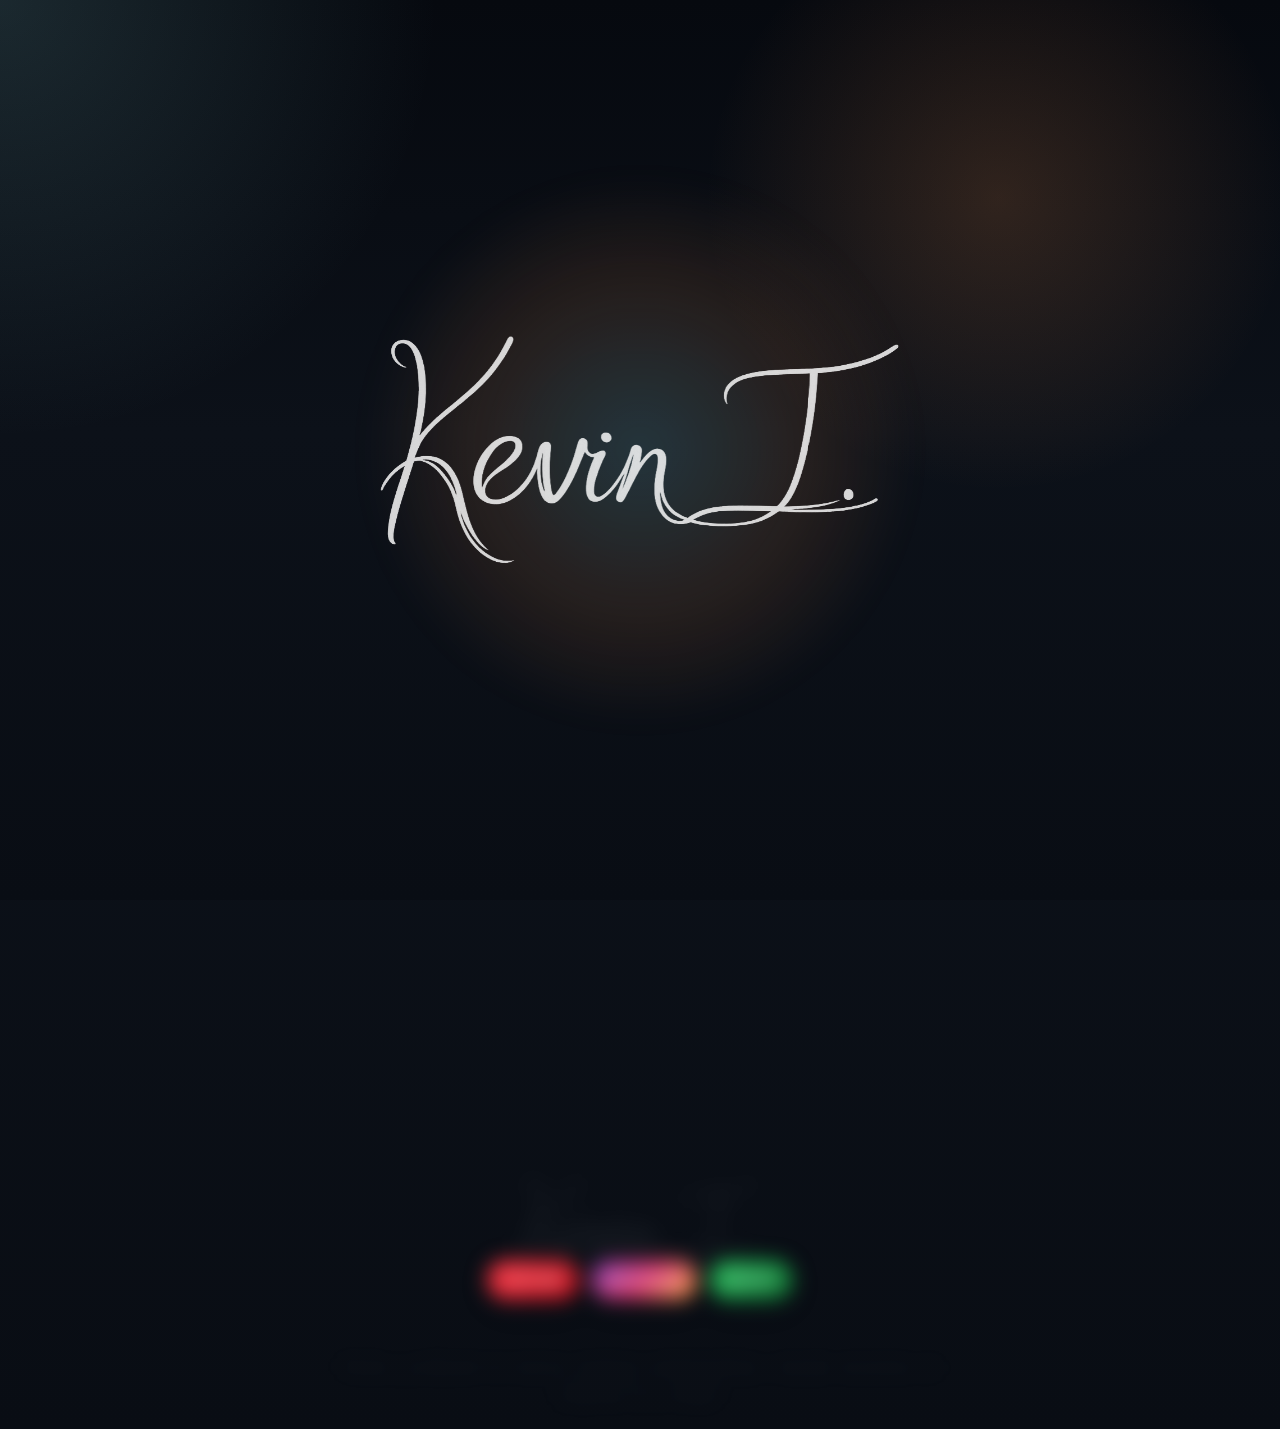
<file: index.html>
<!DOCTYPE html>
<html lang="es">
  <head>
    <meta charset="UTF-8" />
    <meta name="viewport" content="width=device-width, initial-scale=1.0" />
    <title>Kevin Isaac</title>
    <meta
      name="description"
      content="Página oficial de Kevin Isaac, artista y productor de música cristiana contemporánea."
    />
    <link rel="preconnect" href="https://fonts.googleapis.com" />
    <link rel="preconnect" href="https://fonts.gstatic.com" crossorigin />
    <link
      href="https://fonts.googleapis.com/css2?family=Playwrite+GB+S:wght@100..400&display=swap"
      rel="stylesheet"
    />
    <link rel="stylesheet" href="styles.css" />
  </head>
  <script>
  document.addEventListener("mousemove", (e) => {
    const x = (window.innerWidth / 2 - e.clientX) / 25;
    const y = (window.innerHeight / 2 - e.clientY) / 25;

    document.querySelector(".hero-copy").style.transform =
      `translate(${x}px, ${y}px)`;

    document.querySelector(".hero-portrait").style.transform =
     `translate(${x * -1}px, ${y * -1}px)`;
    });
  </script>
  <canvas id="particles"></canvas>
  <body class="is-loading">
    <div class="page-intro" aria-hidden="true">
      <div class="page-intro-glow"></div>
      <img class="page-intro-logo" src="KevinILogo.png" alt="" />
    </div>
    <div class="page-shell">
      <header class="hero" id="top">
        <nav class="topbar">
          <a class="brand">
            <img class="brand-pfp" src="PFP.jpg" alt="Foto de perfil de Kevin Isaac" />
            <span>Kevin Isaac</span>
          </a>
          <div class="nav-links">
            <a class="service-link songs-button" href="canciones.html">Canciones</a>
            <a href="mailto:KevinIsaac.music@gmail.com">Contacto</a>
          </div>
        </nav>

        <div class="hero-layout">
          <section class="hero-copy">
            <p class="eyebrow">Artista • Productor Musical • Músico</p>

            <h1>Alabanzas Cristianas de Adoración, al único Dios</h1>
            <p class="hero-text">
              Kevin Isaac, un adolescente, artista que crea canciones dirigidas a la exaltación al único Dios, creador y merecedor de toda la gloria
            </p>
            <div class="social-links" aria-label="Enlaces del artista">
              <a class="service-link youtube" href="https://www.youtube.com/@Kevin_Isa" target="_blank" rel="noreferrer">YouTube</a>
              <a class="service-link instagram" href="https://www.instagram.com/kevinisaac.music/" target="_blank" rel="noreferrer">Instagram</a>
              <a class="service-link spotify" href="https://open.spotify.com/artist/6U7taWeuSr1JxiaJQ3qvFy" target="_blank" rel="noreferrer">Spotify</a>
              <a class="service-link amazon" href="https://music.amazon.com.mx/artists/B0GXMH5B56/kevin-isaac" target="_blank" rel="noreferrer">Amazon Music</a>
              <a class="service-link apple" href="https://music.apple.com/mx/artist/kevin-isaac/1892726128?l=en-GB" target="_blank" rel="noreferrer">Apple Music</a>
            </div>
          </section>

          <aside class="hero-portrait">
            <div class="portrait-frame">
              <img src="PFP2.jpg" alt="Retrato de Kevin Isaac" />
            </div>
          </aside>
        </div>
      </header>

      <main>
        <section class="about-section" id="about">
          <div class="section-heading">
            <h2>Sobre mí</h2>
          </div>

          <div class="about-layout">
            <div class="about-copy">
              <p>
                Soy Kevin Isaac G.C., artista, productor musical y músico. Mi inspiración
                viene de Dios, y mi deseo es crear música que acompañe, levante y recuerde su verdad.
                Dios merece toda adoración, y en cada canto que he compuesto, lleva la exaltación a Él
              </p>
              <p>
                Entre el estudio y la composición, busco canciones honestas, con alma
                y belleza, que conecten a personas en momentos reales, con Dios
              </p>
              <p>
                Hay una historia detrás de todas estas canciones, y cómo comencé a crear música. Pero aún no he publicado mi historia...
              </p>
            </div>
          </div>
        </section>
      </main>

      <footer class="footer" id="contact">
        <img class="footer-logo" src="KevinILogo.png" alt="Logo de Kevin Isaac" />
        <div class="footer-links" aria-label="Redes y plataformas">
          <a class="service-link youtube" href="https://www.youtube.com/@Kevin_Isa" target="_blank" rel="noreferrer">YouTube</a>
          <a class="service-link instagram" href="https://www.instagram.com/kevin_isa.2010/" target="_blank" rel="noreferrer">Instagram</a>
          <a
            class="service-link spotify"
            href="https://open.spotify.com/artist/6U7taWeuSr1JxiaJQ3qvFy"
            target="_blank"
            rel="noreferrer"
          >
            Spotify
          </a>
        </div>
        <p class="footer-text">
          Artista y productor de música cristiana contemporánea, creando canciones con propósito, fe y verdad.
        </p>
      </footer>
    </div>
    <script>
      window.addEventListener("load", () => {
        window.setTimeout(() => {
          window.requestAnimationFrame(() => {
            document.body.classList.remove("is-loading");
          });
        }, 2200);
      });
    </script>
    <script>
const elements = document.querySelectorAll(
  ".hero-copy, .hero-portrait, .about-section, .footer"
);

const observer = new IntersectionObserver((entries) => {
  entries.forEach((entry) => {
    if (entry.isIntersecting) {
      entry.target.classList.add("show");
    }
  });
}, { threshold: 0.2 });

elements.forEach((el) => {
  el.classList.add("hidden");
  observer.observe(el);
});
</script>
<script>
const canvas = document.getElementById("particles");
const ctx = canvas.getContext("2d");

canvas.width = window.innerWidth;
canvas.height = window.innerHeight;

let particlesArray = [];
let mouse = {
  x: null,
  y: null
};

// COLOR CONTROL (changes on scroll)
let scrollFactor = 0;

window.addEventListener("scroll", () => {
  scrollFactor = window.scrollY / window.innerHeight;
});

class Particle {
  constructor() {
    this.x = Math.random() * canvas.width;
    this.y = Math.random() * canvas.height;
    this.size = Math.random() * 2 + 0.5;
    this.baseX = this.x;
    this.baseY = this.y;
    this.density = Math.random() * 40 + 5;
    this.speedX = Math.random() * 0.3 - 0.15;
    this.speedY = Math.random() * 0.3 - 0.15;
  }

  update() {
    // FLOATING MOTION
    this.x += this.speedX;
    this.y += this.speedY;

    // SCREEN WRAP
    if (this.x < 0) this.x = canvas.width;
    if (this.x > canvas.width) this.x = 0;
    if (this.y < 0) this.y = canvas.height;
    if (this.y > canvas.height) this.y = 0;
  }

  draw() {
    // COLOR BASED ON SCROLL
    let r = 229 - scrollFactor * 100;
    let g = 138 + scrollFactor * 50;
    let b = 73 + scrollFactor * 120;

    ctx.fillStyle = `rgba(${r}, ${g}, ${b}, 0.7)`;

    ctx.beginPath();
    ctx.arc(this.x, this.y, this.size, 0, Math.PI * 2);
    ctx.fill();
  }
}

function init() {
  particlesArray = [];
  for (let i = 0; i < 90; i++) {
    particlesArray.push(new Particle());
  }
}

function animate() {
  ctx.clearRect(0, 0, canvas.width, canvas.height);

  particlesArray.forEach((p) => {
    p.update();
    p.draw();
  });

  requestAnimationFrame(animate);
}

init();
animate();

window.addEventListener("resize", () => {
  canvas.width = window.innerWidth;
  canvas.height = window.innerHeight;
  init();
});
</script>
<script>
const blurElements = document.querySelectorAll(
  ".hero-copy, .hero-portrait, .about-section, .footer, img, h1, h2, p"
);

const blurObserver = new IntersectionObserver((entries) => {
  entries.forEach((entry) => {
    if (entry.isIntersecting) {
      entry.target.classList.add("in-view");
      entry.target.classList.remove("blur-out");
    } else {
      entry.target.classList.add("blur-out");
      entry.target.classList.remove("in-view");
    }
  });
}, {
  threshold: 0.3
});

blurElements.forEach((el) => {
  el.classList.add("blur-out");
  blurObserver.observe(el);
});
</script>
  </body>
</html>
</file>
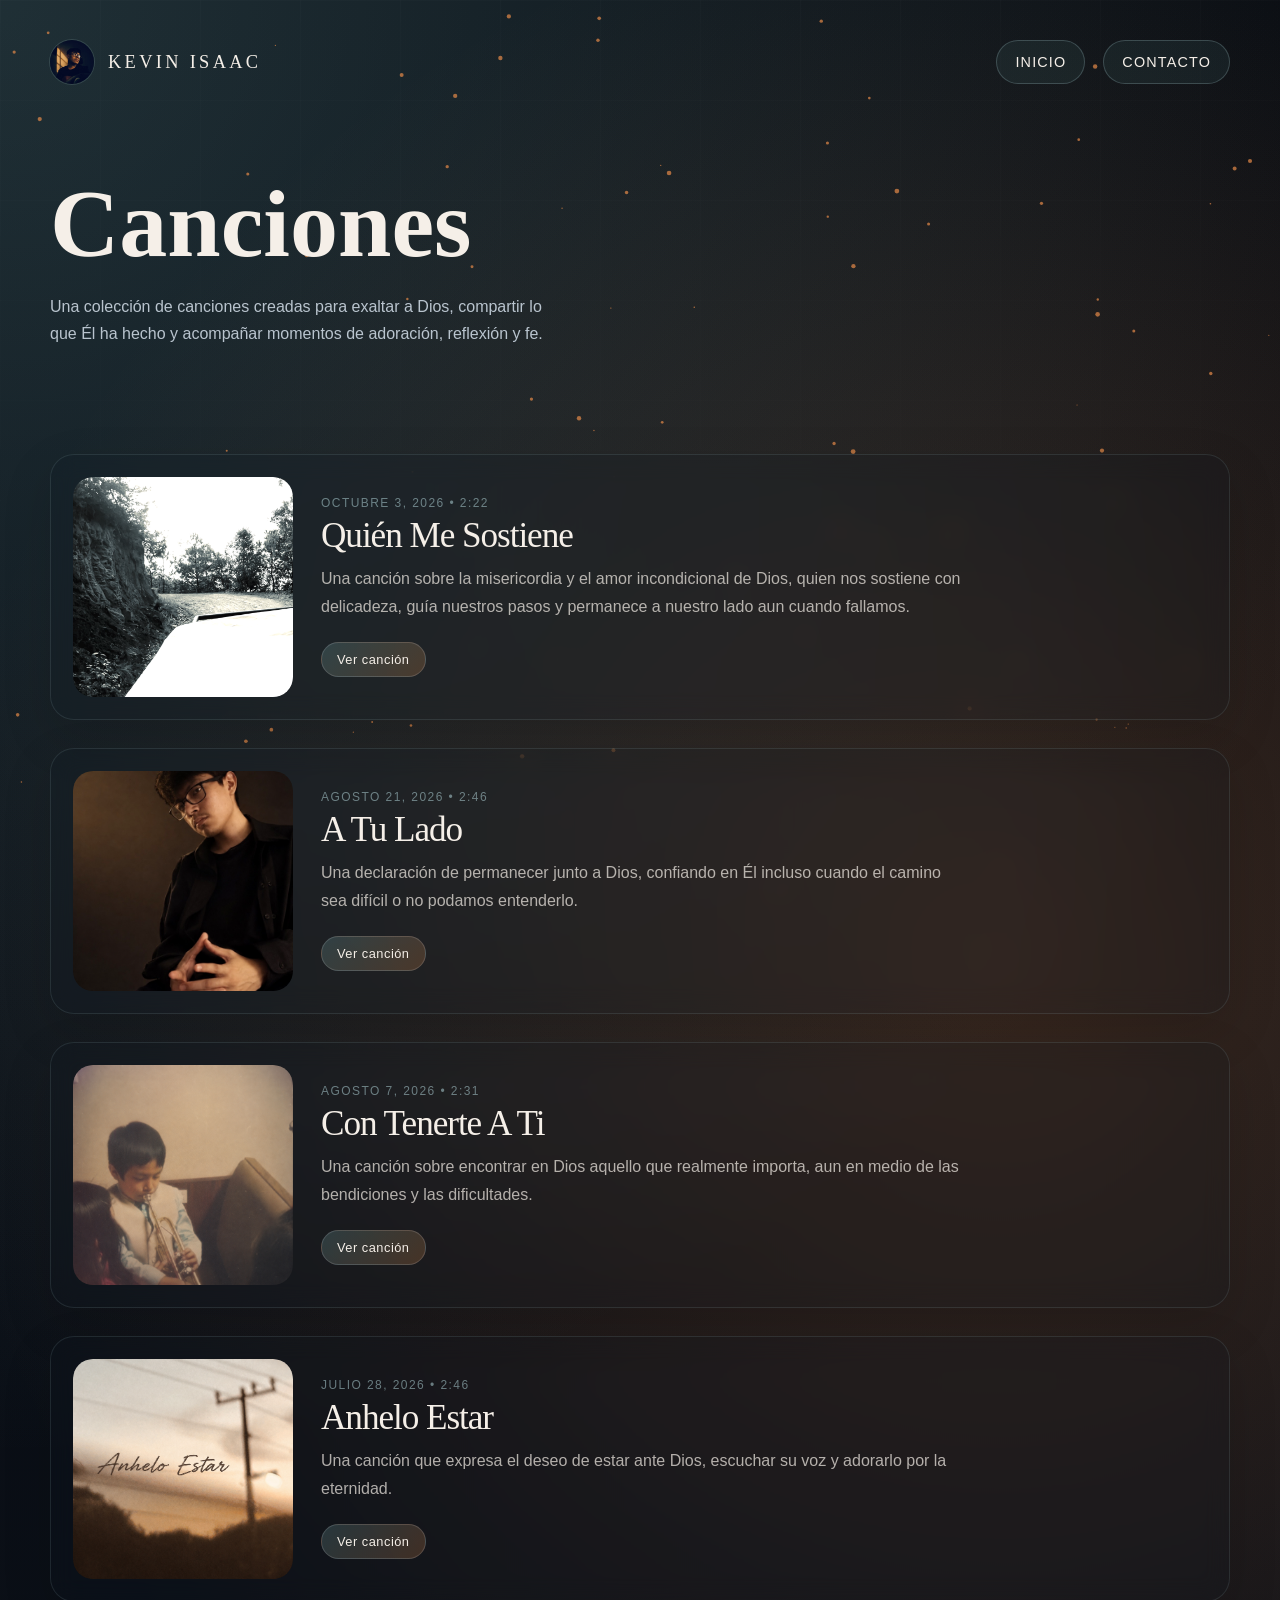
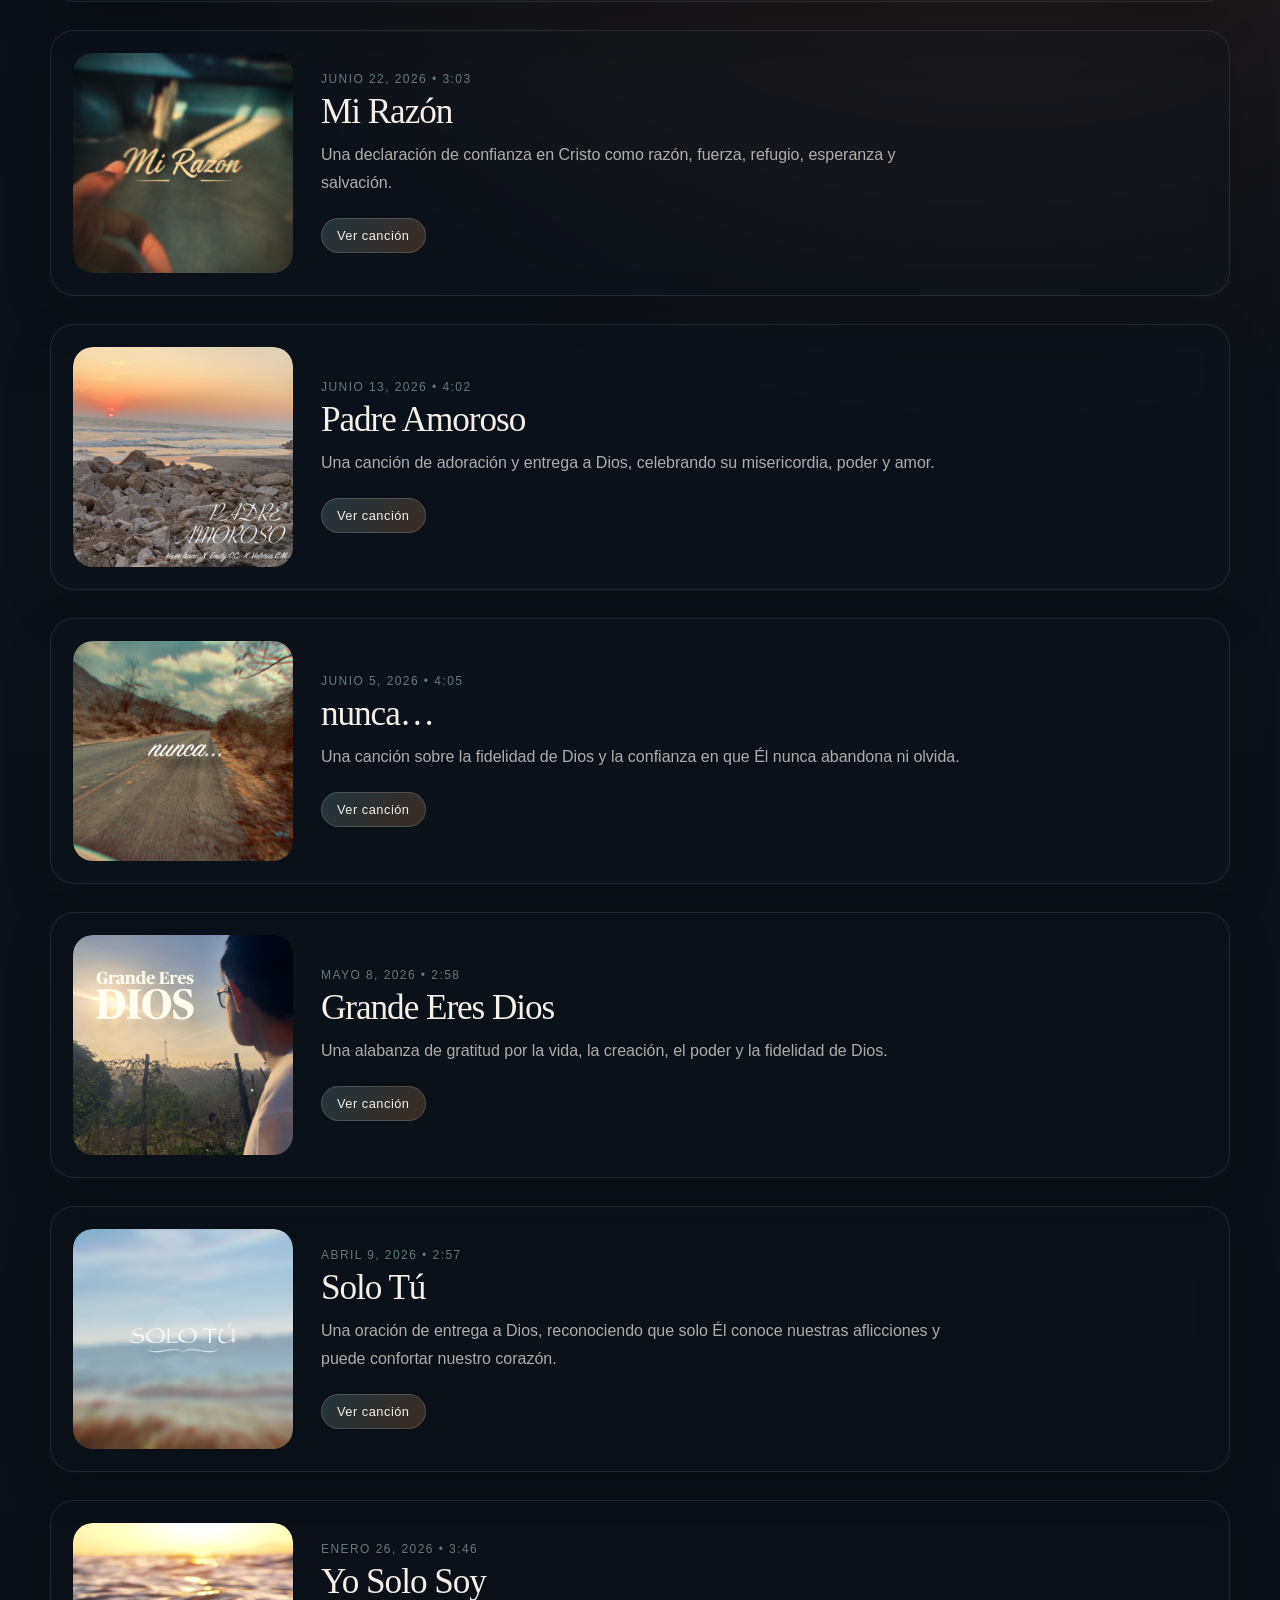
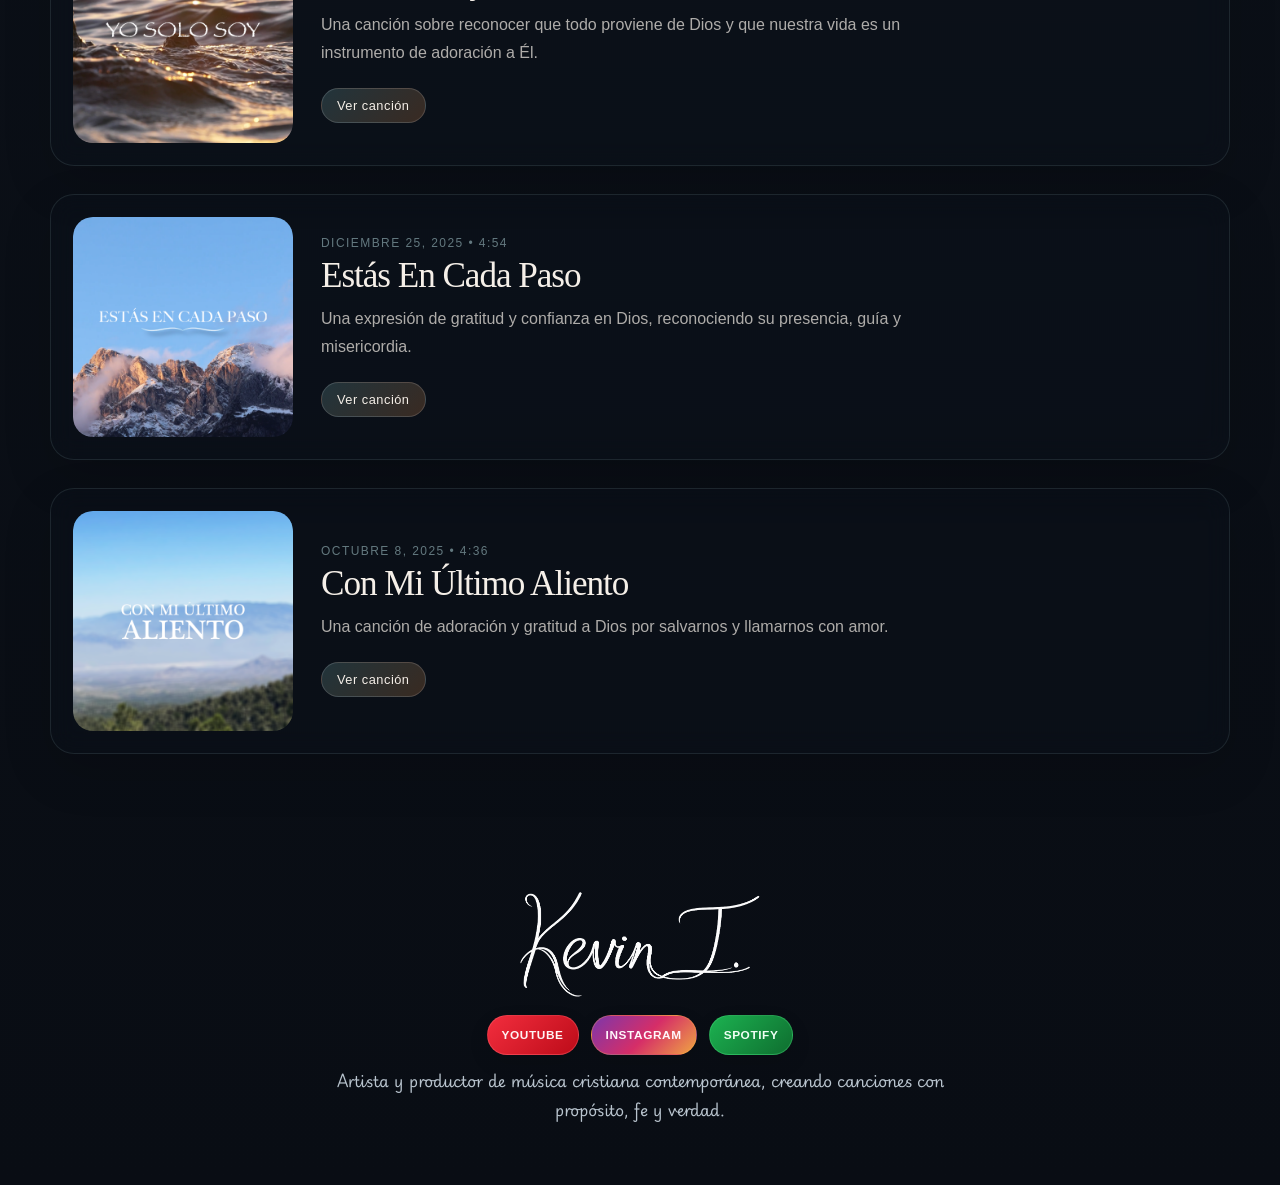
<file: canciones.html>
<!DOCTYPE html>
<html lang="es">
  <head>
    <meta charset="UTF-8" />
    <meta name="viewport" content="width=device-width, initial-scale=1.0" />

    <title>Canciones • Kevin Isaac</title>

    <meta
      name="description"
      content="Canciones de Kevin Isaac, artista y productor de música cristiana contemporánea."
    />

    <link rel="preconnect" href="https://fonts.googleapis.com" />
    <link rel="preconnect" href="https://fonts.gstatic.com" crossorigin />

    <link
      href="https://fonts.googleapis.com/css2?family=Playwrite+GB+S:wght@100..400&display=swap"
      rel="stylesheet"
    />

    <link rel="stylesheet" href="styles.css" />
  </head>

  <body class="is-loading">

    <canvas id="particles"></canvas>

    <div class="page-intro songs-page-intro" aria-hidden="true">
      <div class="page-intro-glow"></div>

      <img
        class="page-intro-logo"
        src="KevinILogo.png"
        alt=""
      />
    </div>

    <div class="page-shell">

      <!-- NAVBAR -->
      <header class="songs-header">

        <nav class="topbar">

          <a class="brand" href="index.html">
            <img
              class="brand-pfp"
              src="PFP.jpg"
              alt="Foto de perfil de Kevin Isaac"
            />

            <span>Kevin Isaac</span>
          </a>

          <div class="nav-links">
            <a href="index.html">Inicio</a>

            <a href="mailto:KevinIsaac.music@gmail.com">
              Contacto
            </a>
          </div>

        </nav>


        <!-- TITULO -->
        <div class="songs-heading">

          <h1>
            Canciones
          </h1>

          <p>
            Una colección de canciones creadas para exaltar a Dios,
            compartir lo que Él ha hecho y acompañar momentos de
            adoración, reflexión y fe.
          </p>

        </div>

      </header>


      <!-- LISTA DE CANCIONES -->
      <main>

        <section class="songs-section" id="songs">

          <div class="songs-list">

            <!-- 12. QUIÉN ME SOSTIENE -->
            <a
              class="song-card"
              href="cancion.html?song=quien-me-sostiene"
            >

              <div class="song-cover">
                <img
                  src="SongCovers/QMS.png"
                  alt="Portada de Quién Me Sostiene"
                  loading="lazy"
                />
              </div>

              <div class="song-info">

                <p class="release-kicker">
                  Octubre 3, 2026 • 2:22
                </p>

                <h2>
                  Quién Me Sostiene
                </h2>

                <p>
                  Una canción sobre la misericordia y el amor incondicional
                  de Dios, quien nos sostiene con delicadeza, guía nuestros
                  pasos y permanece a nuestro lado aun cuando fallamos.
                </p>

                <div class="song-actions">
                  <span class="songs-button">
                    Ver canción
                  </span>
                </div>

              </div>

            </a>

            <!-- 1. A TU LADO -->
            <a
              class="song-card"
              href="cancion.html?song=a-tu-lado"
            >

              <div class="song-cover">
                <img
                  src="SongCovers/ATL.png"
                  alt="Portada de A Tu Lado"
                  loading="lazy"
                />
              </div>

              <div class="song-info">

                <p class="release-kicker">
                  Agosto 21, 2026 • 2:46
                </p>

                <h2>
                  A Tu Lado
                </h2>

                <p>
                  Una declaración de permanecer junto a Dios,
                  confiando en Él incluso cuando el camino sea
                  difícil o no podamos entenderlo.
                </p>

                <div class="song-actions">
                  <span class="songs-button">
                    Ver canción
                  </span>
                </div>

              </div>

            </a>


            <!-- 2. CON TENERTE A TI -->
            <a
              class="song-card"
              href="cancion.html?song=con-tenerte-a-ti"
            >

              <div class="song-cover">
                <img
                  src="SongCovers/CTAT.png"
                  alt="Portada de Con Tenerte A Ti"
                  loading="lazy"
                />
              </div>

              <div class="song-info">

                <p class="release-kicker">
                  Agosto 7, 2026 • 2:31
                </p>

                <h2>
                  Con Tenerte A Ti
                </h2>

                <p>
                  Una canción sobre encontrar en Dios aquello que
                  realmente importa, aun en medio de las bendiciones
                  y las dificultades.
                </p>

                <div class="song-actions">
                  <span class="songs-button">
                    Ver canción
                  </span>
                </div>

              </div>

            </a>


            <!-- 3. ANHELO ESTAR -->
            <a
              class="song-card"
              href="cancion.html?song=anhelo-estar"
            >

              <div class="song-cover">
                <img
                  src="SongCovers/AE.png"
                  alt="Portada de Anhelo Estar"
                  loading="lazy"
                />
              </div>

              <div class="song-info">

                <p class="release-kicker">
                  Julio 28, 2026 • 2:46
                </p>

                <h2>
                  Anhelo Estar
                </h2>

                <p>
                  Una canción que expresa el deseo de estar ante
                  Dios, escuchar su voz y adorarlo por la eternidad.
                </p>

                <div class="song-actions">
                  <span class="songs-button">
                    Ver canción
                  </span>
                </div>

              </div>

            </a>


            <!-- 4. MI RAZÓN -->
            <a
              class="song-card"
              href="cancion.html?song=mi-razon"
            >

              <div class="song-cover">
                <img
                  src="SongCovers/MR.jpg"
                  alt="Portada de Mi Razón"
                  loading="lazy"
                />
              </div>

              <div class="song-info">

                <p class="release-kicker">
                  Junio 22, 2026 • 3:03
                </p>

                <h2>
                  Mi Razón
                </h2>

                <p>
                  Una declaración de confianza en Cristo como
                  razón, fuerza, refugio, esperanza y salvación.
                </p>

                <div class="song-actions">
                  <span class="songs-button">
                    Ver canción
                  </span>
                </div>

              </div>

            </a>


            <!-- 5. PADRE AMOROSO -->
            <a
              class="song-card"
              href="cancion.html?song=padre-amoroso"
            >

              <div class="song-cover">
                <img
                  src="SongCovers/PA.png"
                  alt="Portada de Padre Amoroso"
                  loading="lazy"
                />
              </div>

              <div class="song-info">

                <p class="release-kicker">
                  Junio 13, 2026 • 4:02
                </p>

                <h2>
                  Padre Amoroso
                </h2>

                <p>
                  Una canción de adoración y entrega a Dios,
                  celebrando su misericordia, poder y amor.
                </p>

                <div class="song-actions">
                  <span class="songs-button">
                    Ver canción
                  </span>
                </div>

              </div>

            </a>


            <!-- 6. NUNCA... -->
            <a
              class="song-card"
              href="cancion.html?song=nunca"
            >

              <div class="song-cover">
                <img
                  src="SongCovers/N.png"
                  alt="Portada de nunca..."
                  loading="lazy"
                />
              </div>

              <div class="song-info">

                <p class="release-kicker">
                  Junio 5, 2026 • 4:05
                </p>

                <h2>
                  nunca…
                </h2>

                <p>
                  Una canción sobre la fidelidad de Dios y la
                  confianza en que Él nunca abandona ni olvida.
                </p>

                <div class="song-actions">
                  <span class="songs-button">
                    Ver canción
                  </span>
                </div>

              </div>

            </a>


            <!-- 7. GRANDE ERES DIOS -->
            <a
              class="song-card"
              href="cancion.html?song=grande-eres-dios"
            >

              <div class="song-cover">
                <img
                  src="SongCovers/GED.png"
                  alt="Portada de Grande Eres Dios"
                  loading="lazy"
                />
              </div>

              <div class="song-info">

                <p class="release-kicker">
                  Mayo 8, 2026 • 2:58
                </p>

                <h2>
                  Grande Eres Dios
                </h2>

                <p>
                  Una alabanza de gratitud por la vida, la creación,
                  el poder y la fidelidad de Dios.
                </p>

                <div class="song-actions">
                  <span class="songs-button">
                    Ver canción
                  </span>
                </div>

              </div>

            </a>


            <!-- 8. SOLO TÚ -->
            <a
              class="song-card"
              href="cancion.html?song=solo-tu"
            >

              <div class="song-cover">
                <img
                  src="SongCovers/ST.png"
                  alt="Portada de Solo Tú"
                  loading="lazy"
                />
              </div>

              <div class="song-info">

                <p class="release-kicker">
                  Abril 9, 2026 • 2:57
                </p>

                <h2>
                  Solo Tú
                </h2>

                <p>
                  Una oración de entrega a Dios, reconociendo que
                  solo Él conoce nuestras aflicciones y puede
                  confortar nuestro corazón.
                </p>

                <div class="song-actions">
                  <span class="songs-button">
                    Ver canción
                  </span>
                </div>

              </div>

            </a>


            <!-- 9. YO SOLO SOY -->
            <a
              class="song-card"
              href="cancion.html?song=yo-solo-soy"
            >

              <div class="song-cover">
                <img
                  src="SongCovers/YSS.png"
                  alt="Portada de Yo Solo Soy"
                  loading="lazy"
                />
              </div>

              <div class="song-info">

                <p class="release-kicker">
                  Enero 26, 2026 • 3:46
                </p>

                <h2>
                  Yo Solo Soy
                </h2>

                <p>
                  Una canción sobre reconocer que todo proviene de
                  Dios y que nuestra vida es un instrumento de
                  adoración a Él.
                </p>

                <div class="song-actions">
                  <span class="songs-button">
                    Ver canción
                  </span>
                </div>

              </div>

            </a>


            <!-- 10. ESTÁS EN CADA PASO -->
            <a
              class="song-card"
              href="cancion.html?song=estas-en-cada-paso"
            >

              <div class="song-cover">
                <img
                  src="SongCovers/EECP.png"
                  alt="Portada de Estás En Cada Paso"
                  loading="lazy"
                />
              </div>

              <div class="song-info">

                <p class="release-kicker">
                  Diciembre 25, 2025 • 4:54
                </p>

                <h2>
                  Estás En Cada Paso
                </h2>

                <p>
                  Una expresión de gratitud y confianza en Dios,
                  reconociendo su presencia, guía y misericordia.
                </p>

                <div class="song-actions">
                  <span class="songs-button">
                    Ver canción
                  </span>
                </div>

              </div>

            </a>


            <!-- 11. CON MI ÚLTIMO ALIENTO -->
            <a
              class="song-card"
              href="cancion.html?song=con-mi-ultimo-aliento"
            >

              <div class="song-cover">
                <img
                  src="SongCovers/CMUA.png"
                  alt="Portada de Con Mi Último Aliento"
                  loading="lazy"
                />
              </div>

              <div class="song-info">

                <p class="release-kicker">
                  Octubre 8, 2025 • 4:36
                </p>

                <h2>
                  Con Mi Último Aliento
                </h2>

                <p>
                  Una canción de adoración y gratitud a Dios por
                  salvarnos y llamarnos con amor.
                </p>

                <div class="song-actions">
                  <span class="songs-button">
                    Ver canción
                  </span>
                </div>

              </div>

            </a>

          </div>

        </section>

      </main>


      <!-- FOOTER -->
      <footer class="footer">

        <img
          class="footer-logo"
          src="KevinILogo.png"
          alt="Logo de Kevin Isaac"
        />

        <div class="footer-links">

          <a
            class="service-link youtube"
            href="https://www.youtube.com/@Kevin_Isa"
            target="_blank"
            rel="noreferrer"
          >
            YouTube
          </a>

          <a
            class="service-link instagram"
            href="https://www.instagram.com/kevin_isa.2010/"
            target="_blank"
            rel="noreferrer"
          >
            Instagram
          </a>

          <a
            class="service-link spotify"
            href="https://open.spotify.com/artist/6U7taWeuSr1JxiaJQ3qvFy"
            target="_blank"
            rel="noreferrer"
          >
            Spotify
          </a>

        </div>

        <p class="footer-text">
          Artista y productor de música cristiana contemporánea,
          creando canciones con propósito, fe y verdad.
        </p>

      </footer>

    </div>


    <!-- LOADING -->
    <script>
      window.addEventListener("load", () => {
        window.setTimeout(() => {
          document.body.classList.remove("is-loading");
        }, 1100);
      });
    </script>


    <!-- PARTICULAS -->
    <script>
      const canvas = document.getElementById("particles");
      const ctx = canvas.getContext("2d");

      canvas.width = window.innerWidth;
      canvas.height = window.innerHeight;

      let particlesArray = [];

      let scrollFactor = 0;

      window.addEventListener("scroll", () => {
        scrollFactor = window.scrollY / window.innerHeight;
      });

      class Particle {

        constructor() {

          this.x =
            Math.random() * canvas.width;

          this.y =
            Math.random() * canvas.height;

          this.size =
            Math.random() * 2 + 0.5;

          this.speedX =
            Math.random() * 0.3 - 0.15;

          this.speedY =
            Math.random() * 0.3 - 0.15;
        }

        update() {

          this.x += this.speedX;
          this.y += this.speedY;

          if (this.x < 0)
            this.x = canvas.width;

          if (this.x > canvas.width)
            this.x = 0;

          if (this.y < 0)
            this.y = canvas.height;

          if (this.y > canvas.height)
            this.y = 0;
        }

        draw() {

          let r =
            229 - scrollFactor * 100;

          let g =
            138 + scrollFactor * 50;

          let b =
            73 + scrollFactor * 120;

          ctx.fillStyle =
            `rgba(${r}, ${g}, ${b}, 0.7)`;

          ctx.beginPath();

          ctx.arc(
            this.x,
            this.y,
            this.size,
            0,
            Math.PI * 2
          );

          ctx.fill();
        }
      }

      function init() {

        particlesArray = [];

        for (let i = 0; i < 90; i++) {

          particlesArray.push(
            new Particle()
          );

        }
      }

      function animate() {

        ctx.clearRect(
          0,
          0,
          canvas.width,
          canvas.height
        );

        particlesArray.forEach(
          (particle) => {
            particle.update();
            particle.draw();
          }
        );

        requestAnimationFrame(animate);
      }

      init();
      animate();

      window.addEventListener("resize", () => {

        canvas.width =
          window.innerWidth;

        canvas.height =
          window.innerHeight;

        init();

      });
    </script>

  </body>
</html>
</file>
<file: styles.css>
:root {
  --bg: #090d14;
  --bg-soft: #121a24;
  --panel: rgba(15, 23, 34, 0.2);
  --panel-strong: rgba(20, 31, 45, 0.24);
  --text: #f5efe8;
  --muted: #b9c4ce;
  --line: rgba(163, 184, 204, 0.1);
  --accent: #e58a49;
  --accent-soft: #f2b989;
  --cool: #79b8bf;
  --cool-soft: #adcfd4;
  --shadow: 0 18px 50px rgba(0, 0, 0, 0.14);
}

.hero-copy,
.hero-portrait,
.about-section,
.footer {
  animation: floaty 6s ease-in-out infinite;
}

@keyframes floaty {
  0% { transform: translateY(0px); }
  50% { transform: translateY(-10px); }
  100% { transform: translateY(0px); }
}

* {
  box-sizing: border-box;
}

html {
  scroll-behavior: smooth;
}

body {
  margin: 0;
  min-height: 100vh;
  overflow-x: hidden;
  background:
    radial-gradient(circle at top left, rgba(121, 184, 191, 0.22), transparent 32%),
    radial-gradient(circle at 78% 22%, rgba(229, 138, 73, 0.22), transparent 30%),
    linear-gradient(180deg, #06090f 0%, #0c1119 48%, #090d14 100%);
  color: var(--text);
  font-family: "Avenir Next", "Segoe UI", sans-serif;
}

body.is-loading {
  overflow: hidden;
}

body::before {
  content: "";
  position: fixed;
  inset: 0;
  pointer-events: none;
  background:
    linear-gradient(rgba(255, 255, 255, 0.03) 1px, transparent 1px),
    linear-gradient(90deg, rgba(255, 255, 255, 0.03) 1px, transparent 1px);
  background-size: 100px 100px;
  mask-image: linear-gradient(180deg, rgba(0, 0, 0, 0.45), transparent 85%);
}

.page-intro {
  position: fixed;
  inset: 0;
  z-index: 20;
  display: grid;
  place-items: center;
  background:
    radial-gradient(circle at top left, rgba(121, 184, 191, 0.18), transparent 28%),
    radial-gradient(circle at 78% 22%, rgba(229, 138, 73, 0.18), transparent 24%),
    linear-gradient(180deg, #06090f 0%, #0c1119 48%, #090d14 100%);
  transition:
    opacity 2200ms ease,
    visibility 2200ms ease;
}

.page-intro-glow {
  position: absolute;
  width: min(54vw, 520px);
  aspect-ratio: 1;
  border-radius: 999px;
  background: radial-gradient(circle, rgba(121, 184, 191, 0.22), rgba(229, 138, 73, 0.12) 42%, transparent 70%);
  filter: blur(12px);
  animation: intro-glow 3600ms ease-out both;
}

.page-intro-logo {
  position: relative;
  z-index: 1;
  width: min(62vw, 520px);
  opacity: 0.84;
  mix-blend-mode: screen;
  animation: intro-logo 3200ms cubic-bezier(0.2, 0.9, 0.2, 1) both;
}

body:not(.is-loading) .page-intro {
  opacity: 0;
  visibility: hidden;
  pointer-events: none;
}

.page-shell {
  width: min(1180px, calc(100% - 40px));
  margin: 0 auto;
  padding: 20px 0 60px;
}

.topbar,
.hero-copy,
.hero-portrait,
.feature-card,
.about-section,
.footer {
  opacity: 1;
  transform: translateY(0);
  transition:
    opacity 1600ms ease,
    transform 1600ms ease,
    filter 1600ms ease;
}

body.is-loading .topbar,
body.is-loading .hero-copy,
body.is-loading .hero-portrait,
body.is-loading .feature-card,
body.is-loading .about-section,
body.is-loading .footer {
  opacity: 0;
  transform: translateY(26px);
  filter: blur(10px);
}

body.is-loading .topbar {
  transition-delay: 420ms;
}

body.is-loading .hero-copy {
  transition-delay: 620ms;
}

body.is-loading .hero-portrait {
  transition-delay: 820ms;
}

body.is-loading .feature-card:nth-child(1) {
  transition-delay: 1020ms;
}

body.is-loading .feature-card:nth-child(2) {
  transition-delay: 1200ms;
}

body.is-loading .feature-card:nth-child(3) {
  transition-delay: 1380ms;
}

body.is-loading .about-section {
  transition-delay: 1560ms;
}

body.is-loading .footer {
  transition-delay: 1760ms;
}

.topbar {
  display: flex;
  justify-content: space-between;
  align-items: center;
  gap: 24px;
  padding: 20px 0 24px;
}

.brand,
.nav-links a,
.button {
  text-decoration: none;
}

.brand {
  display: inline-flex;
  align-items: center;
  gap: 14px;
  color: var(--text);
  font-family: "Didot", "Bodoni MT", serif;
  font-size: 1.15rem;
  letter-spacing: 0.18em;
  text-transform: uppercase;
}

.brand-pfp {
  width: 44px;
  height: 44px;
  object-fit: cover;
  border-radius: 999px;
  opacity: 0.9;
  box-shadow: 0 0 0 1px rgba(173, 207, 212, 0.18);
}

.nav-links {
  display: flex;
  gap: 18px;
  flex-wrap: wrap;
}

.nav-links a {
  display: inline-flex;
  align-items: center;
  justify-content: center;
  min-height: 44px;
  padding: 0 18px;
  border-radius: 999px;
  color: var(--text);
  font-size: 0.9rem;
  letter-spacing: 0.08em;
  text-transform: uppercase;
  border: 1px solid rgba(173, 207, 212, 0.24);
  background: rgba(121, 184, 191, 0.08);
  transition: color 180ms ease, transform 180ms ease, border-color 180ms ease, background-color 180ms ease;
}

.nav-links a:hover {
  color: var(--accent-soft);
  border-color: rgba(242, 185, 137, 0.35);
  background: rgba(229, 138, 73, 0.08);
  transform: translateY(-1px);
}

.hero {
  position: relative;
  padding: 0 0 24px;
}

.release-art-copy h4 {
  margin: 0;
  font-family: "Iowan Old Style", "Palatino Linotype", serif;
}

.hero-layout {
  display: grid;
  grid-template-columns: minmax(0, 1.15fr) minmax(280px, 0.85fr);
  gap: 36px;
  align-items: center;
}

.hero-copy,
.hero-portrait,
.feature-card,
.release-card,
.about-layout,
.footer {
  backdrop-filter: none;
}

.hero-copy {
  padding: 28px 0 12px;
  border: 0;
  border-radius: 0;
  background: transparent;
  box-shadow: none;
  animation: rise-in 700ms ease both;
}

.eyebrow,
.feature-label,
.release-kicker,
.point-number {
  color: var(--cool-soft);
  letter-spacing: 0.18em;
  text-transform: uppercase;
}

.eyebrow,
.feature-label,
.release-kicker {
  font-size: 0.78rem;
  margin: 0 0 12px;
}

.hero-logo {
  display: block;
  width: min(100%, 440px);
  margin-bottom: 22px;
  mix-blend-mode: screen;
}

.hero h1,
.section-heading h2,
.release-copy h3,
.feature-card h2 {
  font-family: "Iowan Old Style", "Palatino Linotype", serif;
}

.hero h1 {
  margin: 0;
  font-size: clamp(2rem, 4vw, 3.5rem);
  line-height: 1.02;
  max-width: 11ch;
}

.hero-text,
.about-copy p,
.release-copy p,
.footer-text {
  color: var(--muted);
  line-height: 1.7;
  font-size: 1rem;
}

.hero-text {
  max-width: 58ch;
  margin: 20px 0 0;
}

.hero-actions {
  display: flex;
  flex-wrap: wrap;
  gap: 14px;
  margin-top: 30px;
}

.social-links,
.footer-links {
  display: flex;
  flex-wrap: wrap;
  gap: 12px;
}

.social-links {
  margin-top: 22px;
}

.service-link {
  display: inline-flex;
  align-items: center;
  justify-content: center;
  min-height: 40px;
  padding: 0 14px;
  border-radius: 999px;
  font-size: 0.74rem;
  font-weight: 600;
  letter-spacing: 0.05em;
  text-transform: uppercase;
  text-decoration: none;
  border: 1px solid transparent;
  box-shadow: 0 8px 20px rgba(0, 0, 0, 0.12);
  transition:
    transform 180ms ease,
    box-shadow 180ms ease,
    border-color 180ms ease,
    filter 180ms ease;
}

.social-links .service-link:hover,
.footer-links .service-link:hover {
  transform: translateY(-1px);
  box-shadow: 0 12px 24px rgba(0, 0, 0, 0.16);
  filter: brightness(1.06);
}

.social-links .service-link {
  flex: 0 1 auto;
}

.footer-links .service-link {
  flex: 0 1 auto;
}

.service-link.youtube {
  color: #fff4f4;
  background: linear-gradient(135deg, rgba(255, 48, 64, 0.95), rgba(199, 12, 25, 0.95));
  border-color: rgba(255, 110, 120, 0.35);
}

.service-link.instagram {
  color: #fff7fb;
  background: linear-gradient(135deg, rgba(131, 58, 180, 0.95), rgba(225, 48, 108, 0.95) 52%, rgba(252, 175, 69, 0.95));
  border-color: rgba(252, 175, 69, 0.3);
}

.service-link.spotify {
  color: #effff4;
  background: linear-gradient(135deg, rgba(29, 185, 84, 0.96), rgba(15, 114, 49, 0.96));
  border-color: rgba(81, 222, 129, 0.34);
}

.service-link.amazon {
  color: #fff7ea;
  background: linear-gradient(135deg, rgba(34, 47, 62, 0.98), rgba(0, 0, 0, 0.98));
  border-color: rgba(255, 153, 0, 0.34);
}

.service-link.apple {
  color: #fbf7ff;
  background: linear-gradient(135deg, rgba(250, 87, 139, 0.96), rgba(177, 50, 255, 0.96));
  border-color: rgba(224, 142, 255, 0.3);
}

.button {
  display: inline-flex;
  align-items: center;
  justify-content: center;
  min-height: 48px;
  padding: 0 20px;
  border-radius: 999px;
  font-weight: 600;
  transition: transform 180ms ease, background-color 180ms ease, border-color 180ms ease;
}

.button:hover {
  transform: translateY(-2px);
}

.button-primary {
  color: #091018;
  background: linear-gradient(135deg, var(--accent-soft), var(--accent));
}

.button-secondary {
  color: var(--text);
  border: 1px solid rgba(173, 207, 212, 0.28);
  background: rgba(121, 184, 191, 0.08);
}

.hero-portrait {
  display: grid;
  gap: 18px;
  animation: rise-in 900ms ease both;
}

.portrait-frame {
  position: relative;
  padding: 0;
  border-radius: 28px;
  background: transparent;
  box-shadow: none;
}

.portrait-frame img {
  display: block;
  width: 100%;
  aspect-ratio: 1 / 1;
  object-fit: cover;
  border-radius: 28px;
}

.portrait-caption {
  display: flex;
  justify-content: space-between;
  gap: 16px;
  padding: 0 6px;
  color: var(--muted);
  font-size: 0.92rem;
}

.feature-grid {
  display: grid;
  grid-template-columns: repeat(3, minmax(0, 1fr));
  gap: 26px;
  margin: 24px 0 90px;
}

.feature-card,
.release-card,
.about-layout,
.footer {
  border: 0;
  background: transparent;
  box-shadow: none;
}

.feature-card {
  min-height: 210px;
  padding: 0;
  border-radius: 0;
  animation: rise-in 900ms ease both;
}

.feature-card h2 {
  margin: 0;
  font-size: 1.65rem;
  line-height: 1.08;
}

.section-heading {
  margin-bottom: 18px;
}

.section-heading h2 {
  margin: 0;
  font-size: clamp(2rem, 4vw, 3.4rem);
}

.release-section,
.about-section {
  margin-bottom: 82px;
}

.release-card {
  display: grid;
  grid-template-columns: minmax(0, 1fr) minmax(280px, 0.72fr);
  gap: 24px;
  padding: 0;
  border-radius: 0;
  animation: rise-in 1s ease both;
}

.release-art img {
  display: block;
  width: 100%;
  height: 100%;
  min-height: 330px;
  object-fit: cover;
  border-radius: 22px;
}

.release-art-copy {
  display: flex;
  flex-direction: column;
  justify-content: center;
  padding: 0;
  border-radius: 0;
  background: transparent;
  border: 0;
}

.release-art-copy h4 {
  margin: 0 0 12px;
  font-size: 1.5rem;
  line-height: 1.12;
}

.release-art-copy p:last-child {
  margin: 0;
  color: var(--muted);
  line-height: 1.65;
}

.release-copy {
  display: flex;
  flex-direction: column;
  justify-content: center;
  padding: 8px 10px 8px 4px;
}

.release-copy h3 {
  margin: 0 0 12px;
  font-size: clamp(2.3rem, 5vw, 4rem);
}

.release-notes {
  display: flex;
  flex-wrap: wrap;
  gap: 10px;
  margin-top: 18px;
}

.release-notes span {
  display: inline-flex;
  align-items: center;
  min-height: 36px;
  padding: 0 14px;
  border-radius: 999px;
  color: var(--text);
  background: rgba(121, 184, 191, 0.1);
  border: 1px solid rgba(173, 207, 212, 0.14);
}

.about-layout {
  display: grid;
  grid-template-columns: minmax(0, 1fr) minmax(280px, 0.95fr);
  gap: 32px;
  padding: 0;
  border-radius: 0;
  animation: rise-in 1.05s ease both;
}

.about-copy {
  padding-right: 12px;
}

.about-points {
  display: grid;
  gap: 14px;
}

.point-card {
  padding: 16px 0;
  border-radius: 0;
  background: transparent;
  border: 0;
  border-top: 1px solid rgba(173, 207, 212, 0.14);
}

.point-number {
  display: inline-block;
  margin-bottom: 10px;
  font-size: 0.74rem;
}

.point-card p {
  margin: 0;
  color: var(--text);
  line-height: 1.6;
}

.footer {
  position: relative;
  border-radius: 0;
  padding: 48px 0 0;
  text-align: center;
  background: transparent;
  animation: rise-in 1.1s ease both;
}

.footer-logo {
  display: block;
  width: min(100%, 240px);
  margin: 0 auto;
  mix-blend-mode: screen;
}

.footer-links {
  justify-content: center;
  margin-top: 18px;
}

.footer-text {
  max-width: 54ch;
  margin: 12px auto 0;
  font-family: "Playwrite GB S", cursive;
  font-size: 0.95rem;
  line-height: 1.9;
}

@keyframes rise-in {
  from {
    opacity: 0;
    transform: translateY(24px);
  }

  to {
    opacity: 1;
    transform: translateY(0);
  }
}

@keyframes intro-logo {
  from {
    opacity: 0;
    transform: scale(0.9) translateY(18px);
    filter: blur(8px);
  }

  60% {
    opacity: 0.96;
    transform: scale(1.02) translateY(0);
    filter: blur(0);
  }

  to {
    opacity: 0.84;
    transform: scale(1);
    filter: blur(0);
  }
}

@keyframes intro-glow {
  from {
    opacity: 0;
    transform: scale(0.75);
  }

  to {
    opacity: 1;
    transform: scale(1.08);
  }
}

@media (prefers-reduced-motion: reduce) {
  .page-intro,
  .page-intro-glow,
  .page-intro-logo,
  .topbar,
  .hero-copy,
  .hero-portrait,
  .feature-card,
  .about-section,
  .footer {
    animation: none !important;
    transition: none !important;
    transform: none !important;
    filter: none !important;
  }
}

@media (max-width: 980px) {
  .hero-layout,
  .release-card,
  .about-layout,
  .feature-grid {
    grid-template-columns: 1fr;
  }

  .hero h1 {
    max-width: 14ch;
  }

  .portrait-caption {
    flex-direction: column;
  }

}

@media (max-width: 720px) {
  .page-shell {
    width: min(100% - 32px, 100%);
    padding-top: 10px;
  }

  .topbar {
    flex-direction: column;
    align-items: flex-start;
    padding-bottom: 24px;
  }

  .hero-copy,
  .release-card,
  .about-layout,
  .feature-card,
  .footer {
    padding: 0;
  }

  .hero h1 {
    font-size: clamp(1.85rem, 9vw, 2.7rem);
  }

  .section-heading h2 {
    font-size: clamp(1.8rem, 10vw, 2.8rem);
  }

  .release-art img {
    min-height: 220px;
  }

  .footer {
    padding-top: 34px;
  }

  .social-links,
  .footer-links {
    gap: 10px;
  }

  .service-link {
    min-height: 38px;
    padding: 0 12px;
    font-size: 0.68rem;
    letter-spacing: 0.04em;
  }
}

.hidden {
  opacity: 0;
  transform: translateY(40px);
  filter: blur(8px);
}

.show {
  opacity: 1;
  transform: translateY(0);
  filter: blur(0);
  transition: all 1s ease;
}

.blur-out {
  opacity: 0.1;
  filter: blur(7px);
  transform: translateY(40px);
  transition: all 0.6s ease;
}

.in-view {
  opacity: 1;
  filter: blur(0);
  transform: translateY(0);
  transition: all 0.6s ease;
}

#particles {
  position: fixed;
  top: 0;
  left: 0;
  width: 100%;
  height: 100%;
  z-index: -1;
}



/* ================================
   SONGS PAGE
================================ */

.songs-header {
  padding-bottom: 70px;
}

.songs-heading {
  max-width: 760px;
  padding: 70px 0 20px;
}

.songs-heading h1 {
  margin: 0;
  font-family: "Iowan Old Style", "Palatino Linotype", serif;
  font-size: clamp(3rem, 8vw, 6rem);
  line-height: 0.95;
}

.songs-heading p:last-child {
  max-width: 58ch;
  margin-top: 24px;
  color: var(--muted);
  line-height: 1.7;
  font-size: 1rem;
}

.songs-section {
  margin-bottom: 90px;
}

.songs-list {
  display: grid;
  gap: 28px;
}

.song-card {
  display: grid;
  grid-template-columns: 260px minmax(0, 1fr);
  gap: 30px;
  align-items: center;

  padding: 22px;

  border: 1px solid rgba(173, 207, 212, 0.12);
  border-radius: 28px;

  background: rgba(15, 23, 34, 0.18);

  backdrop-filter: blur(12px);

  box-shadow: var(--shadow);

  transition:
    transform 300ms ease,
    border-color 300ms ease,
    background-color 300ms ease;
}

.song-card:hover {
  transform: translateY(-5px);

  border-color: rgba(173, 207, 212, 0.25);

  background: rgba(20, 31, 45, 0.25);
}

.song-cover {
  width: 100%;
  aspect-ratio: 1 / 1;
  overflow: hidden;
  border-radius: 20px;
}

.song-cover img {
  display: block;
  width: 100%;
  height: 100%;

  object-fit: cover;

  transition: transform 600ms ease;
}

.song-card:hover .song-cover img {
  transform: scale(1.04);
}

.song-info {
  padding: 10px 12px 10px 0;
}

.song-info h2 {
  margin: 0;

  font-family: "Iowan Old Style", "Palatino Linotype", serif;

  font-size: clamp(2rem, 4vw, 3.2rem);

  line-height: 1;
}

.song-info > p:not(.release-kicker) {
  max-width: 58ch;

  margin: 18px 0 0;

  color: var(--muted);

  line-height: 1.7;
}

.song-actions {
  display: flex;
  flex-wrap: wrap;

  gap: 10px;

  margin-top: 24px;
}

.songs-button {
  color: var(--text);

  background:
    linear-gradient(
      135deg,
      rgba(121, 184, 191, 0.22),
      rgba(229, 138, 73, 0.22)
    );

  border-color: rgba(173, 207, 212, 0.28);
}

.songs-button:hover {
  border-color: rgba(242, 185, 137, 0.45);
}


/* MOBILE */

@media (max-width: 720px) {

  .songs-heading {
    padding-top: 45px;
  }

  .songs-heading h1 {
    font-size: clamp(3rem, 16vw, 4.5rem);
  }

  .song-card {
    grid-template-columns: 1fr;

    padding: 16px;

    gap: 20px;

    border-radius: 22px;
  }

  .song-cover {
    max-width: 420px;
    margin: 0 auto;
  }

  .song-info {
    padding: 0 4px 8px;
  }

  .song-info h2 {
    font-size: 2rem;
  }

}

/* =========================================
   CANCIONES - SUBTLE LOADING
========================================= */

.songs-page-intro {
  background: rgba(9, 13, 20, 0.96);
}

.songs-page-intro .page-intro-logo {
  width: min(110px, 22vw);
  opacity: 0;
  animation: songsLogoLoading 1.4s ease-in-out forwards;
}

.songs-page-intro .page-intro-glow {
  opacity: 0.35;
  animation: songsGlowLoading 1.2s ease-in-out forwards;
}

@keyframes songsLogoLoading {
  0% {
    opacity: 0;
    transform: scale(0.88);
    filter: blur(5px);
  }

  30% {
    opacity: 0.75;
    transform: scale(1);
    filter: blur(0);
  }

  65% {
    opacity: 0.45;
    transform: scale(1.02);
  }

  100% {
    opacity: 0;
    transform: scale(1.04);
    filter: blur(2px);
  }
}

@keyframes songsGlowLoading {
  0% {
    opacity: 0;
    transform: scale(0.8);
  }

  35% {
    opacity: 0.4;
  }

  100% {
    opacity: 0;
    transform: scale(1.15);
  }
}

/* =========================================
   SONG DETAIL PAGE
========================================= */

.song-detail-header {
  padding-bottom: 20px;
}

.song-detail {
  padding: 30px 0 100px;
}

.song-back {
  display: inline-flex;
  align-items: center;
  gap: 8px;

  margin-bottom: 45px;

  color: var(--muted);
  text-decoration: none;

  font-size: 0.9rem;

  transition:
    color 250ms ease,
    transform 250ms ease;
}

.song-back:hover {
  color: var(--text);
  transform: translateX(-4px);
}


/* MAIN SONG INFORMATION */

.song-detail-layout {
  display: grid;
  grid-template-columns:
    minmax(280px, 480px)
    minmax(0, 1fr);

  gap: 70px;

  align-items: center;
}


.song-detail-cover {
  width: 100%;

  overflow: hidden;

  border-radius: 30px;

  border:
    1px solid
    rgba(173, 207, 212, 0.16);

  background:
    rgba(15, 23, 34, 0.2);

  box-shadow:
    0 25px 70px
    rgba(0, 0, 0, 0.25);
}


.song-detail-cover img {
  display: block;

  width: 100%;
  height: auto;

  aspect-ratio: 1 / 1;

  object-fit: cover;
}


.song-detail-info {
  max-width: 650px;
}

#songTitle {
  font-size: clamp(2rem, 4vw, 3rem);
  line-height: 1.1;
  margin: 0;
}

.song-detail-info h1 {
  margin: 10px 0 35px;

  font-family:
    "Iowan Old Style",
    "Palatino Linotype",
    serif;

  font-size:
    clamp(3rem, 7vw, 6.5rem);

  line-height: 0.95;

  letter-spacing: -0.04em;
}

.song-background {
  position: fixed;
  inset: 0;

  background-size: cover;
  background-position: center;
  background-repeat: no-repeat;

  opacity: 0;
  filter: blur(35px);
  transform: scale(1.12);

  z-index: -2;

  transition:
    opacity 1s ease,
    background-image 0.8s ease;
}

/* Dark overlay so the website stays readable */
.song-background::after {
  content: "";

  position: absolute;
  inset: 0;

  background:
    linear-gradient(
      180deg,
      rgba(8, 8, 10, 0.72),
      rgba(8, 8, 10, 0.88)
    );
}

/* Show it once the song has loaded */
body.song-loaded .song-background {
  opacity: 0.65;
}

/* METADATA */

.song-detail-meta {
  display: grid;

  grid-template-columns:
    repeat(2, minmax(0, 1fr));

  gap: 20px;
}


.song-detail-meta div {
  padding: 18px;

  border:
    1px solid
    rgba(173, 207, 212, 0.12);

  border-radius: 18px;

  background:
    rgba(15, 23, 34, 0.18);

  backdrop-filter: blur(12px);
}


.song-detail-meta span {
  display: block;

  margin-bottom: 7px;

  color: var(--muted);

  font-size: 0.75rem;

  text-transform: uppercase;

  letter-spacing: 0.08em;
}


.song-detail-meta strong {
  display: block;

  color: var(--text);

  font-size: 0.95rem;

  line-height: 1.45;
}

/* =========================
   SONG CARDS
   ========================= */

.song-card {
  display: grid;
  grid-template-columns: 220px 1fr;
  gap: 28px;

  color: inherit;
  text-decoration: none;

  padding: 22px;
  border-radius: 24px;

  transition:
    transform 0.35s ease,
    background 0.35s ease,
    border-color 0.35s ease;
}

/* Prevent the global link styles from affecting song content */
.song-card,
.song-card:visited,
.song-card:hover,
.song-card:active {
  color: inherit;
  text-decoration: none;
}

/* Cover */

.song-cover img {
  display: block;
  width: 100%;
  aspect-ratio: 1 / 1;
  object-fit: cover;

  border-radius: 18px;
}

/* Song information */

.song-info {
  display: flex;
  flex-direction: column;
  justify-content: center;
}

.song-info .release-kicker {
  margin: 0 0 8px;

  font-size: 0.75rem;
  letter-spacing: 0.12em;
  text-transform: uppercase;

  opacity: 0.55;
}

.song-info h2 {
  margin: 0 0 12px;

  color: inherit;
  text-decoration: none;

  font-size: clamp(1.5rem, 3vw, 2.2rem);
  font-weight: 500;
  letter-spacing: -0.03em;
}

.song-info > p:not(.release-kicker) {
  margin: 0;

  max-width: 650px;

  color: inherit;
  text-decoration: none;

  line-height: 1.7;
  opacity: 0.7;
}

.song-platforms {
  display: flex;
  gap: 10px;
  margin-top: 28px;
  flex-wrap: wrap;
}

.song-platform {
  display: inline-flex;
  align-items: center;
  justify-content: center;

  padding: 10px 17px;

  border: 1px solid rgba(255, 255, 255, 0.12);
  border-radius: 999px;

  color: inherit;
  text-decoration: none;

  font-size: 0.85rem;
  font-weight: 500;

  background: rgba(255, 255, 255, 0.04);

  transition:
    background 0.25s ease,
    border-color 0.25s ease,
    transform 0.25s ease;
}

.song-platform:hover {
  background: rgba(255, 255, 255, 0.09);
  border-color: rgba(255, 255, 255, 0.22);
  transform: translateY(-2px);
}

.song-platform.spotify:hover {
  border-color: rgba(30, 215, 96, 0.4);
}

.song-platform.youtube:hover {
  border-color: rgba(255, 70, 70, 0.4);
}

/* Button */

.song-actions {
  margin-top: 22px;
}

.songs-button {
  display: inline-flex;
  align-items: center;

  padding: 9px 15px;

  border: 1px solid rgba(255, 255, 255, 0.15);
  border-radius: 999px;

  font-size: 0.8rem;
  letter-spacing: 0.04em;

  color: inherit;
  text-decoration: none;

  transition:
    background 0.25s ease,
    border-color 0.25s ease,
    transform 0.25s ease;
}

/* Card hover */

.song-card:hover {
  transform: translateY(-4px);
}

.song-card:hover .songs-button {
  transform: translateX(3px);
  border-color: rgba(255, 255, 255, 0.35);
  background: rgba(255, 255, 255, 0.06);
}


/* LYRICS */

.lyrics {
  padding: 45px;
  border: 1px solid rgba(173, 207, 212, 0.12);
  border-radius: 28px;
  background: rgba(15, 23, 34, 0.18);
  backdrop-filter: blur(14px);
  box-shadow: var(--shadow);
}

.lyric-stanza {
  margin-bottom: 42px;
}

.lyric-stanza:last-child {
  margin-bottom: 0;
}

.lyric-stanza p {
  margin: 0;
  color: var(--text);
  font-family: "Iowan Old Style", "Palatino Linotype", serif;
  font-size: 1.15rem;
  line-height: 1.75;
}

@media (max-width: 720px) {
  .lyrics {
    padding: 28px 22px;
  }

  .lyric-stanza {
    margin-bottom: 34px;
  }

  .lyric-stanza p {
    font-size: 1.05rem;
    line-height: 1.7;
  }
}


/* MOBILE */

@media (max-width: 720px) {

  .song-detail {
    padding-top: 20px;
  }


  .song-detail-layout {
    grid-template-columns: 1fr;

    gap: 35px;
  }


  .song-detail-cover {
    max-width: 430px;

    margin: 0 auto;
  }


  .song-detail-info h1 {
    margin-bottom: 30px;

    font-size:
      clamp(3rem, 15vw, 5rem);
  }


  .song-detail-meta {
    grid-template-columns: 1fr;
  }


  .lyrics-section {
    margin-top: 80px;
  }


  .lyrics {
    padding: 28px 22px;
  }


  .lyrics p {
    font-size: 1.05rem;
    line-height: 1.8;
  }

}

/* =========================
   MOBILE SONG CARDS
   ========================= */

@media (max-width: 700px) {

  .song-card {
    position: relative;
    overflow: hidden;
  }

  /* Keep the album artwork square */
  .song-cover {
    position: absolute;

    top: 0;
    right: 0;

    width: 70%;
    height: 100%;

    z-index: 0;

    pointer-events: none;
  }

  .song-cover::after {
    content: "";

    position: absolute;
    inset: 0;

    background: linear-gradient(
      to right,
      rgba(15, 23, 34, 0.18) 0%,
      rgba(0, 0, 0, 0.75) 0%,
      rgba(0, 0, 0, 0.25) 55%,
      rgba(0, 0, 0, 0) 100%
    );
  }

  .song-cover img {
    width: 100%;
    height: 100%;

    object-fit: cover;
    aspect-ratio: 1 / 1;

    border-radius: 0;

    opacity: 0.4;

    filter: blur(8px);

    transform: scale(1.08);
  }

  /* Keep the text above everything */
  .song-info {
    position: relative;
    z-index: 2;

    width: 100%;
  }

}
</file>
